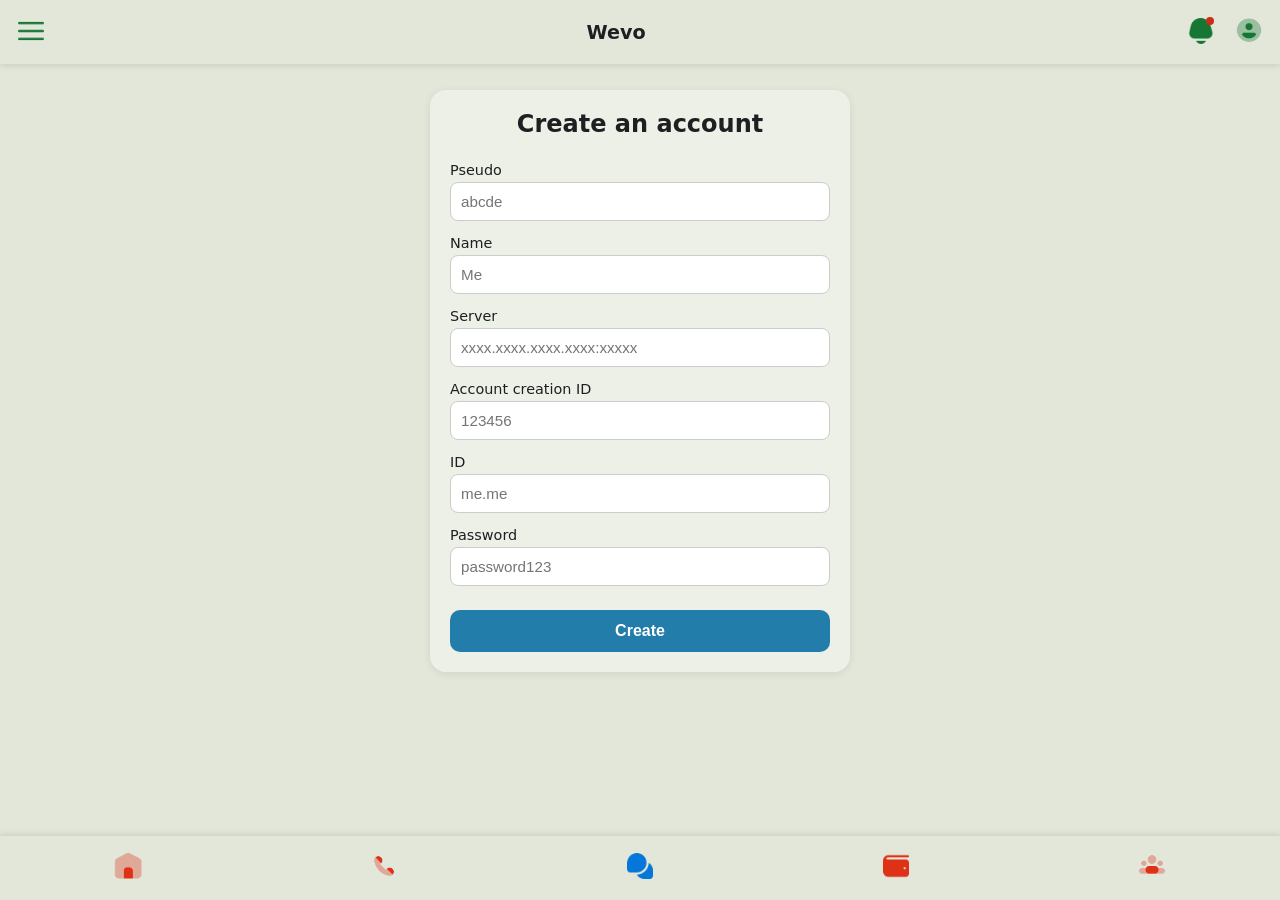
<file: Client/create_account/index.html>
<!DOCTYPE html>
<html lang="en">
  <head>
    <meta charset="UTF-8" />
    <title>Wevo - Create account</title>
    <link rel="stylesheet" href="style.css" />
    <meta name="viewport" content="width=device-width, initial-scale=1.0" />
    <link rel="icon" href="../logo.webp" type="image/webp" />
  </head>

  <body>
    <header class="top-bar">
      <button class="icon-btn" id="burgerBtn">
        <img
          src="../Icons/Closed_rolling_menu_icon.png"
          class="icon-accent"
          alt="Menu"
          id="burgerIcon"
          data-closed="../Icons/Closed_rolling_menu_icon.png"
          data-open="../Icons/Opened_rolling_menu_icon.png"
        />
      </button>

      <h1 class="app-title">Wevo</h1>

      <div class="header-actions">
        <button class="icon-btn" id="notifBtn">
          <img
            src="../Icons/Notifications_icon.png"
            class="icon-accent"
            alt="Notifications"
          />
          <span class="notif-dot"></span>
        </button>

        <a href="../account_settings/index.html" class="icon-btn">
          <img src="../Icons/Account_icon.png" class="icon-accent" alt="Account" />
        </a>
      </div>
    </header>

    <aside class="side-menu" id="mainMenu">
      <a href="../orga/index.html">Organiser</a>
      <a href="../feed/index.html">Feed</a>
      <a href="../pass/index.html">Pass</a>
      <a href="../games/index.html">Games</a>
      <a href="../contacts/index.html">Contacts</a>
    </aside>

    <aside class="side-menu right" id="notifMenu">
      <a href="../messages/index.html">New messages</a>
      <a href="../invitations/index.html">Invitations received</a>
      <a href="../snotifications/index.html">See all</a>
    </aside>

  <main class="content">
    <form class="account-form">
      <h2>Create an account</h2>

      <label>
        Pseudo
        <input type="text" placeholder="abcde" required />
      </label>

      <label>
        Name
        <input type="text" placeholder="Me" required />
      </label>

      <label>
        Server
        <input type="text" placeholder="xxxx.xxxx.xxxx.xxxx:xxxxx" required />
      </label>

      <label>
        Account creation ID
        <input type="text" placeholder="123456" required />
      </label>

      <label>
        ID
        <input type="text" placeholder="me.me" required />
      </label>

      <label>
        Password
        <input type="password" placeholder="password123" required />
      </label>

      <button type="submit" class="submit-btn">Create</button>
    </form>
  </main>


    <nav class="bottom-nav">
      <a href="../home/index.html" class="nav-btn active">
        <img src="../Icons/Home_icon.png" class="icon-secondary" alt="Home" />
      </a>
      <a href="../calls/index.html" class="nav-btn">
        <img src="../Icons/Call_icon.png" class="icon-secondary" alt="Call" />
      </a>
      <a href="../messages/index.html" class="nav-btn">
        <img src="../Icons/Chat_icon.png" class="icon-primary" alt="Chat" />
      </a>
      <a href="../wallet/index.html" class="nav-btn">
        <img src="../Icons/Wallet_icon.png" class="icon-secondary" alt="Wallet" />
      </a>
      <a href="../groups/index.html" class="nav-btn">
        <img src="../Icons/Group_icon.png" class="icon-secondary" alt="Groups" />
      </a>
    </nav>

    <div class="ui-alert-container" id="alerts"></div>

    <script src="script_1.js" defer></script>
  </body>
</html>
</file>
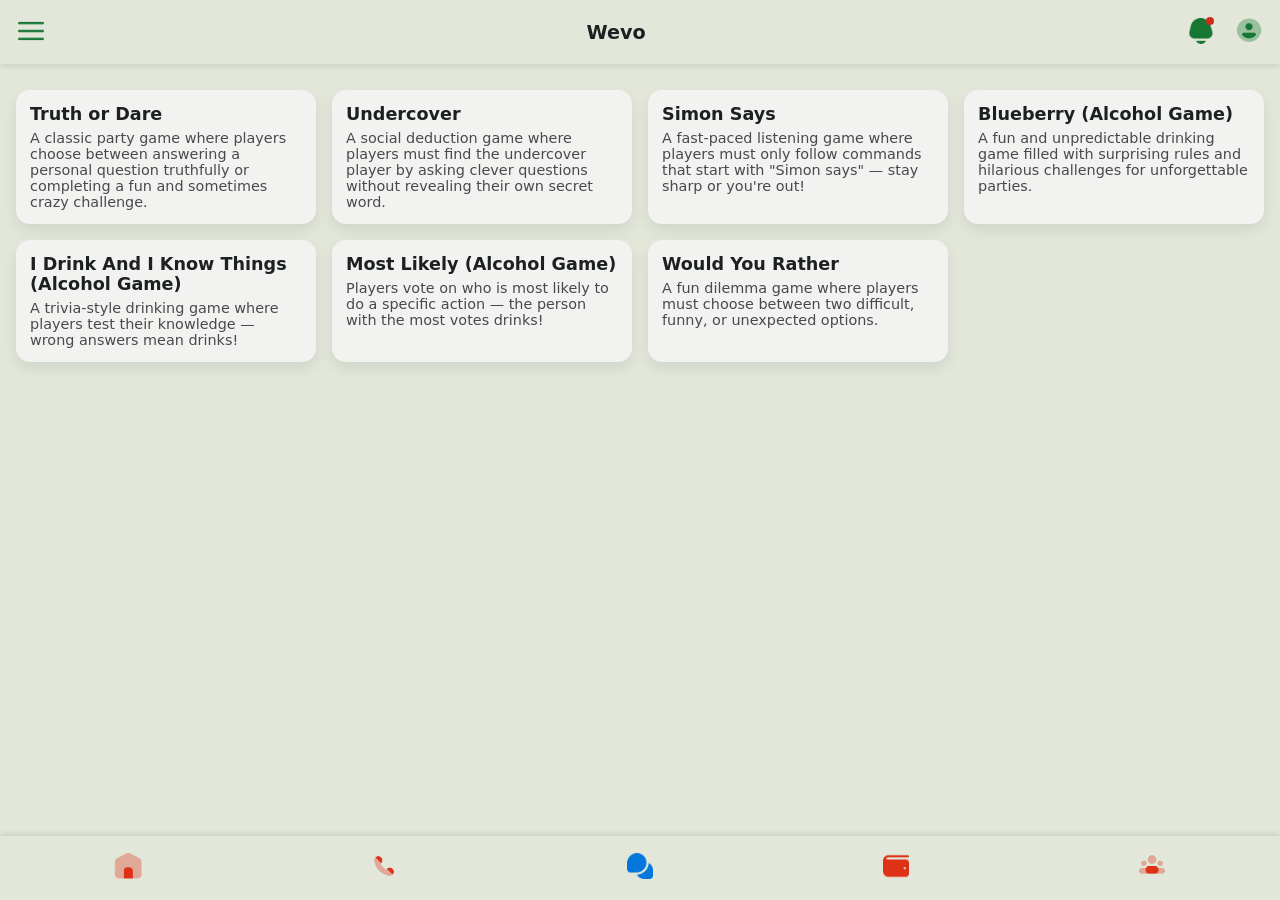
<file: Client/games/index.html>
<!doctype html>
<html lang="en">
  <head>
    <meta charset="UTF-8" />
    <title>Wevo - Games</title>
    <link rel="stylesheet" href="style.css" />
    <meta name="viewport" content="width=device-width, initial-scale=1.0" />
    <link rel="icon" href="../logo.webp" type="image/webp" />
  </head>

  <body>
    <header class="top-bar">
      <button class="icon-btn" id="burgerBtn">
        <img
          src="../Icons/Closed_rolling_menu_icon.png"
          class="icon-accent"
          alt="Menu"
          id="burgerIcon"
          data-closed="../Icons/Closed_rolling_menu_icon.png"
          data-open="../Icons/Opened_rolling_menu_icon.png"
        />
      </button>

      <h1 class="app-title">Wevo</h1>

      <div class="header-actions">
        <button class="icon-btn" id="notifBtn">
          <img
            src="../Icons/Notifications_icon.png"
            class="icon-accent"
            alt="Notifications"
          />
          <span class="notif-dot"></span>
        </button>

        <a href="../account_settings/index.html" class="icon-btn">
          <img
            src="../Icons/Account_icon.png"
            class="icon-accent"
            alt="Account"
          />
        </a>
      </div>
    </header>

    <aside class="side-menu" id="mainMenu">
      <a href="../orga/index.html">Organiser</a>
      <a href="../feed/index.html">Feed</a>
      <a href="../pass/index.html">Pass</a>
      <a href="../games/index.html">Games</a>
      <a href="../contacts/index.html">Contacts</a>
    </aside>

    <aside class="side-menu right" id="notifMenu">
      <a href="../messages/index.html">New messages</a>
      <a href="../invitations/index.html">Invitations received</a>
      <a href="../snotifications/index.html">See all</a>
    </aside>


    <main class="content">
      <div class="games-grid">
        <a href="truth_or_dare/index.html" class="game-card">
          <div class="game-info">
            <h2>Truth or Dare</h2>
            <p>A classic party game where players choose between answering a personal question truthfully or completing a fun and sometimes crazy challenge.</p>
          </div>
        </a>

        <a href="undercover/index.html" class="game-card">
          <div class="game-info">
            <h2>Undercover</h2>
            <p>A social deduction game where players must find the undercover player by asking clever questions without revealing their own secret word.</p>
          </div>
        </a>

        <a href="simon_says/index.html" class="game-card">
          <div class="game-info">
            <h2>Simon Says</h2>
            <p>A fast-paced listening game where players must only follow commands that start with "Simon says" — stay sharp or you're out!</p>
          </div>
        </a>
        
        <a href="blueberry/index.html" class="game-card">
          <div class="game-info">
            <h2>Blueberry (Alcohol Game)</h2>
            <p>A fun and unpredictable drinking game filled with surprising rules and hilarious challenges for unforgettable parties.</p>
          </div>
        </a>

        <a href="drink_and_know/index.html" class="game-card">
          <div class="game-info">
            <h2>I Drink And I Know Things (Alcohol Game)</h2>
            <p>A trivia-style drinking game where players test their knowledge — wrong answers mean drinks!</p>
          </div>
        </a>

        <a href="most_likely/index.html" class="game-card">
          <div class="game-info">
            <h2>Most Likely (Alcohol Game)</h2>
            <p>Players vote on who is most likely to do a specific action — the person with the most votes drinks!</p>
          </div>
        </a>

        <a href="you_prefear/index.html" class="game-card">
          <div class="game-info">
            <h2>Would You Rather</h2>
            <p>A fun dilemma game where players must choose between two difficult, funny, or unexpected options.</p>
          </div>
        </a>

      </div>
    </main>

      </div>
    </main>

    <nav class="bottom-nav">
      <a href="../home/index.html" class="nav-btn active">
        <img src="../Icons/Home_icon.png" class="icon-secondary" alt="Home" />
      </a>
      <a href="../calls/index.html" class="nav-btn">
        <img src="../Icons/Call_icon.png" class="icon-secondary" alt="Call" />
      </a>
      <a href="../messages/index.html" class="nav-btn">
        <img src="../Icons/Chat_icon.png" class="icon-primary" alt="Chat" />
      </a>
      <a href="../wallet/index.html" class="nav-btn">
        <img
          src="../Icons/Wallet_icon.png"
          class="icon-secondary"
          alt="Wallet"
        />
      </a>
      <a href="../groups/index.html" class="nav-btn">
        <img
          src="../Icons/Group_icon.png"
          class="icon-secondary"
          alt="Groups"
        />
      </a>
    </nav>

    <div class="ui-alert-container" id="alerts"></div>

    <script src="script_1.js" defer></script>
  </body>
</html>
</file>
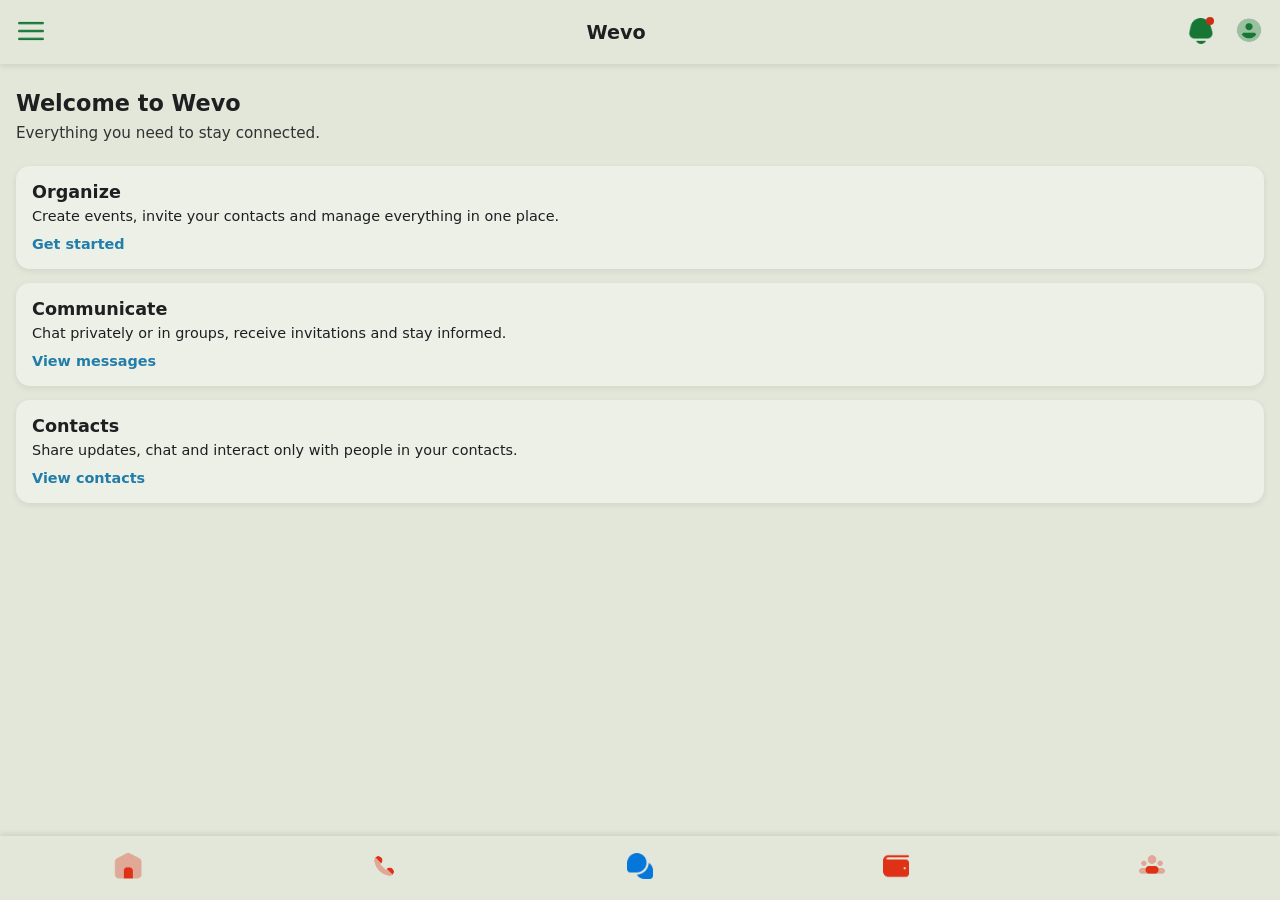
<file: Client/home/index.html>
<!DOCTYPE html>
<html lang="en">
  <head>
    <meta charset="UTF-8" />
    <title>Wevo - Home</title>
    <link rel="stylesheet" href="style.css" />
    <meta name="viewport" content="width=device-width, initial-scale=1.0" />
    <link rel="icon" href="../logo.webp" type="image/webp" />
  </head>

  <body>
    <header class="top-bar">
      <button class="icon-btn" id="burgerBtn">
        <img
          src="../Icons/Closed_rolling_menu_icon.png"
          class="icon-accent"
          alt="Menu"
          id="burgerIcon"
          data-closed="../Icons/Closed_rolling_menu_icon.png"
          data-open="../Icons/Opened_rolling_menu_icon.png"
        />
      </button>

      <h1 class="app-title">Wevo</h1>

      <div class="header-actions">
        <button class="icon-btn" id="notifBtn">
          <img
            src="../Icons/Notifications_icon.png"
            class="icon-accent"
            alt="Notifications"
          />
          <span class="notif-dot"></span>
        </button>

        <a href="../account_settings/index.html" class="icon-btn">
          <img src="../Icons/Account_icon.png" class="icon-accent" alt="Account" />
        </a>
      </div>
    </header>

    <aside class="side-menu" id="mainMenu">
      <a href="../orga/index.html">Organiser</a>
      <a href="../feed/index.html">Feed</a>
      <a href="../pass/index.html">Pass</a>
      <a href="../games/index.html">Games</a>
      <a href="../contacts/index.html">Contacts</a>
    </aside>

    <aside class="side-menu right" id="notifMenu">
      <a href="../messages/index.html">New messages</a>
      <a href="../invitations/index.html">Invitations received</a>
      <a href="../snotifications/index.html">See all</a>
    </aside>

    <main class="content">
      <section class="home-welcome">
        <h2>Welcome to Wevo</h2>
        <p id="welcomeText">Welcome to Wevo.</p>
      </section>

      <section class="home-info">
        <div class="info-card">
          <h3>Organize</h3>
          <p>
            Create events, invite your contacts and manage everything in one
            place.
          </p>
          <a href="../party/index.html">Get started</a>
        </div>

        <div class="info-card">
          <h3>Communicate</h3>
          <p>
            Chat privately or in groups, receive invitations and stay informed.
          </p>
          <a href="../messages/index.html">View messages</a>
        </div>

        <div class="info-card">
          <h3>Contacts</h3>
          <p>
            Share updates, chat and interact only with people in your contacts.
          </p>
          <a href="../contacts/index.html">View contacts</a>
        </div>
      </section>
    </main>

    <nav class="bottom-nav">
      <a href="../home/index.html" class="nav-btn active">
        <img src="../Icons/Home_icon.png" class="icon-secondary" alt="Home" />
      </a>
      <a href="../calls/index.html" class="nav-btn">
        <img src="../Icons/Call_icon.png" class="icon-secondary" alt="Call" />
      </a>
      <a href="../messages/index.html" class="nav-btn">
        <img src="../Icons/Chat_icon.png" class="icon-primary" alt="Chat" />
      </a>
      <a href="../wallet/index.html" class="nav-btn">
        <img src="../Icons/Wallet_icon.png" class="icon-secondary" alt="Wallet" />
      </a>
      <a href="../groups/index.html" class="nav-btn">
        <img src="../Icons/Group_icon.png" class="icon-secondary" alt="Groups" />
      </a>
    </nav>

    <div class="ui-alert-container" id="alerts"></div>

    <script src="script_1.js" defer></script>
  </body>
</html>
</file>
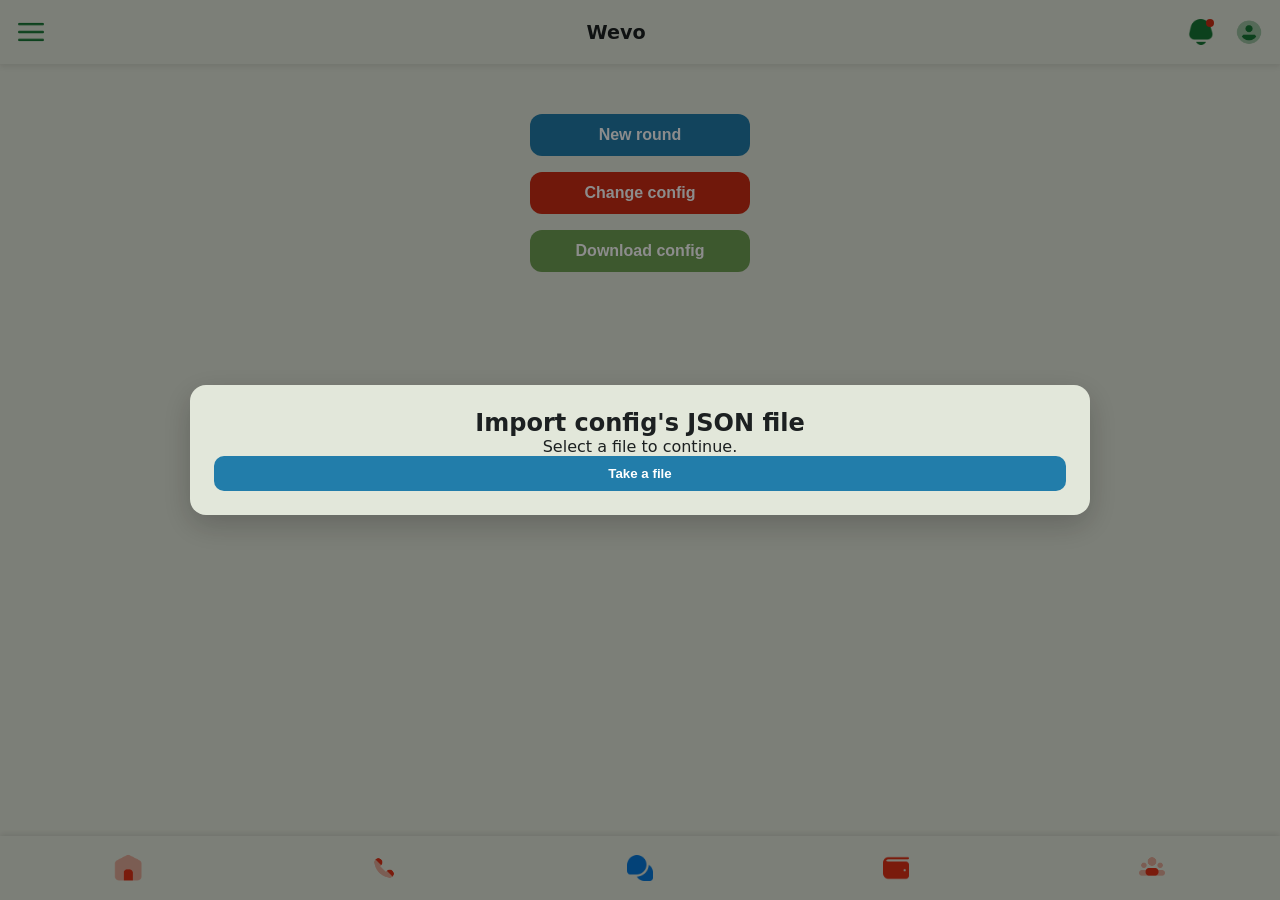
<file: Client/games/truth_or_dare/index.html>
<html lang="en">
  <head>
    <meta charset="UTF-8" />
    <title>Wevo games - Thuth or Dare</title>
    <link rel="stylesheet" href="style.css" />
    <meta name="viewport" content="width=device-width, initial-scale=1.0" />
    <link rel="icon" href="../../logo.webp" type="image/webp" />
  </head>

  <body>
    <header class="top-bar">
      <button class="icon-btn" id="burgerBtn">
        <img
          src="../../Icons/Closed_rolling_menu_icon.png"
          class="icon-accent"
          alt="Menu"
          id="burgerIcon"
          data-closed="../../Icons/Closed_rolling_menu_icon.png"
          data-open="../../Icons/Opened_rolling_menu_icon.png"
        />
      </button>

      <h1 class="app-title">Wevo</h1>

      <div class="header-actions">
        <button class="icon-btn" id="notifBtn">
          <img
            src="../../Icons/Notifications_icon.png"
            class="icon-accent"
            alt="Notifications"
          />
          <span class="notif-dot"></span>
        </button>

        <a href="../../account_settings/index.html" class="icon-btn">
          <img
            src="../../Icons/Account_icon.png"
            class="icon-accent"
            alt="Account"
          />
        </a>
      </div>
    </header>

    <aside class="side-menu" id="mainMenu">
      <a href="../../orga/index.html">Organiser</a>
      <a href="../../feed/index.html">Feed</a>
      <a href="../../pass/index.html">Pass</a>
      <a href="../../games/index.html">Games</a>
      <a href="../../contacts/index.html">Contacts</a>
    </aside>

    <aside class="side-menu right" id="notifMenu">
      <a href="../../messages/index.html">New messages</a>
      <a href="../../invitations/index.html">Invitations received</a>
      <a href="../../snotifications/index.html">See all</a>
    </aside>

    <main class="content">
      <div class="modal-overlay" id="jsonModal">
        <div class="modal-box">
          <h2>Import config's JSON file</h2>
          <p>Select a file to continue.</p>
          <button class="primary-btn" id="selectJsonBtn">Take a file</button>
        </div>
      </div>

      <div class="modal-overlay hidden" id="successModal">
        <div class="modal-box">
          <h2>Config users</h2>

          <div class="config-layout">
            <div class="config-import">
              <form id="import">
                <label class="file-label" for="config.json"
                  >Take an old config:</label
                >
                <input type="file" id="config.json" accept=".json" />
                <button type="button" class="primary-btn load-config-btn">
                  Load config
                </button>
              </form>
            </div>

            <div class="config-divider">
              <span>OR</span>
            </div>

            <div class="config-manual">
              <label for="userCount">
                How much users :
                <span id="countValue">1</span>
              </label>
              <input type="range" id="userCount" min="1" max="25" value="1" />

              <form id="usersForm">
                <div id="usersContainer"></div>
                <div id="carrousel_group"></div>
                <button type="submit" class="primary-btn create-config-btn">
                  Create config
                </button>
              </form>
            </div>
          </div>
        </div>
      </div>
      <div class="game" id="game">
        <button id="random-choice-btn">New round</button>
        <div id="choice-pop-up">
          <div id="name-user"></div>
          <button id="Truth">Truth</button>
          <div id="or">or</div>
          <button id="Dare">Dare</button>
          <button type="submit" id="close-choice">Save</button>
        </div>
        <div id="you-are-gone-pop-up">
          <div id="action"></div>
          <h6>
            Note if it was too long? (five stars for the totality and zero if it
            was perfect)
          </h6>
          <div id="review">
            <div class="stars">
              <svg data-value="5" viewBox="0 0 24 24" class="star">
                <path
                  d="M12 17.27L18.18 21l-1.64-7.03L22 9.24l-7.19-.61L12 2 9.19 8.63 2 9.24l5.46 4.73L5.82 21z"
                />
              </svg>
              <svg data-value="4" viewBox="0 0 24 24" class="star">
                <path
                  d="M12 17.27L18.18 21l-1.64-7.03L22 9.24l-7.19-.61L12 2 9.19 8.63 2 9.24l5.46 4.73L5.82 21z"
                />
              </svg>
              <svg data-value="3" viewBox="0 0 24 24" class="star">
                <path
                  d="M12 17.27L18.18 21l-1.64-7.03L22 9.24l-7.19-.61L12 2 9.19 8.63 2 9.24l5.46 4.73L5.82 21z"
                />
              </svg>
              <svg data-value="2" viewBox="0 0 24 24" class="star">
                <path
                  d="M12 17.27L18.18 21l-1.64-7.03L22 9.24l-7.19-.61L12 2 9.19 8.63 2 9.24l5.46 4.73L5.82 21z"
                />
              </svg>
              <svg data-value="1" viewBox="0 0 24 24" class="star">
                <path
                  d="M12 17.27L18.18 21l-1.64-7.03L22 9.24l-7.19-.61L12 2 9.19 8.63 2 9.24l5.46 4.73L5.82 21z"
                />
              </svg>
            </div>
          </div>
          <button type="submit" id="quit">finish</button>
        </div>
        <button id="reset-localstorage-btn">Change config</button>
        <button id="download-config-btn">Download config</button>
      </div>
    </main>

    <nav class="bottom-nav">
      <a href="../home/index.html" class="nav-btn active">
        <img
          src="../../Icons/Home_icon.png"
          class="icon-secondary"
          alt="Home"
        />
      </a>
      <a href="../calls/index.html" class="nav-btn">
        <img
          src="../../Icons/Call_icon.png"
          class="icon-secondary"
          alt="Call"
        />
      </a>
      <a href="../messages/index.html" class="nav-btn">
        <img src="../../Icons/Chat_icon.png" class="icon-primary" alt="Chat" />
      </a>
      <a href="../wallet/index.html" class="nav-btn">
        <img
          src="../../Icons/Wallet_icon.png"
          class="icon-secondary"
          alt="Wallet"
        />
      </a>
      <a href="../groups/index.html" class="nav-btn">
        <img
          src="../../Icons/Group_icon.png"
          class="icon-secondary"
          alt="Groups"
        />
      </a>
    </nav>

    <div class="ui-alert-container" id="alerts"></div>

    <script src="script_1.js" defer></script>
    <script src="script_2.js" defer></script>
  </body>
</html>
</file>
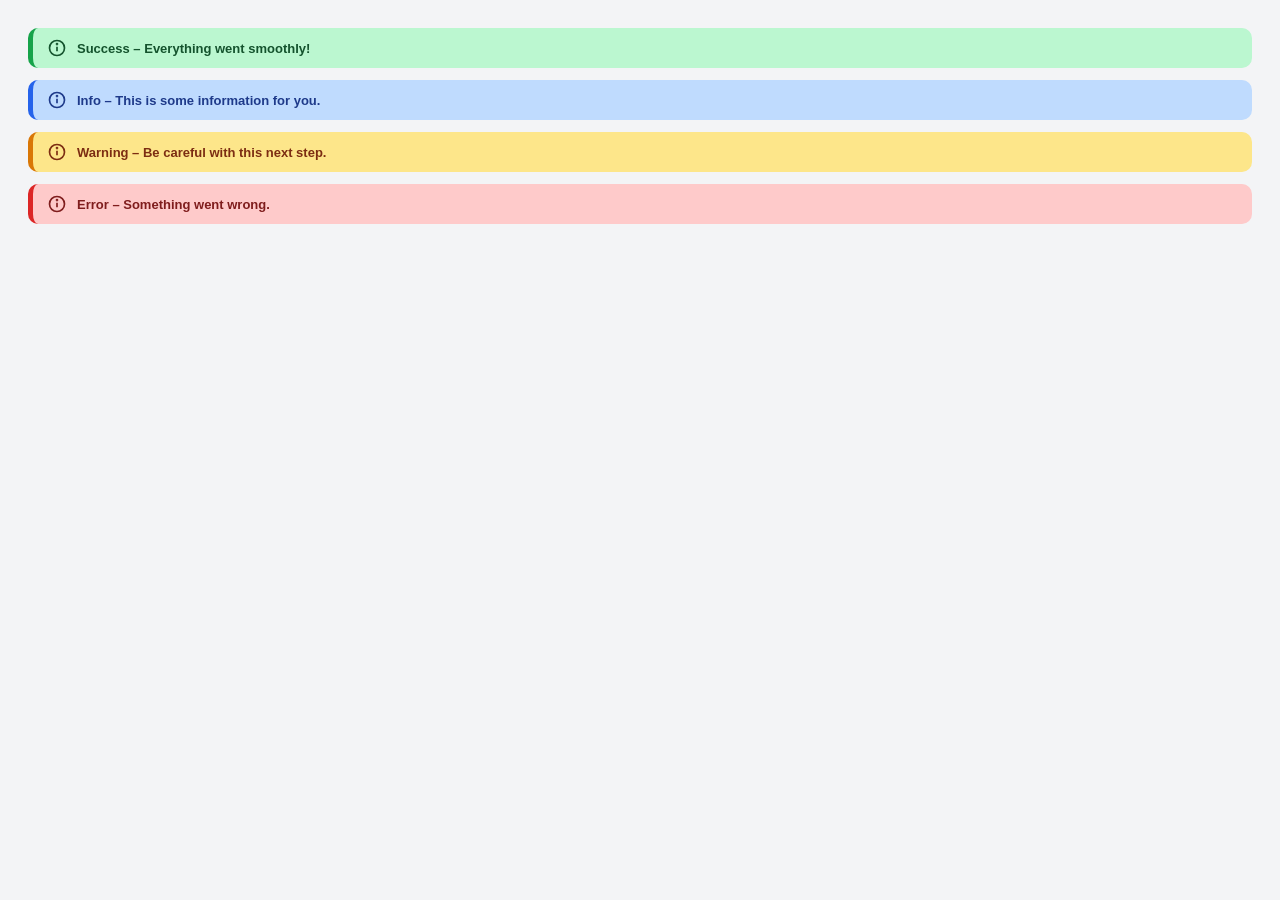
<file: Client/Base/Composants/html.html>
<!DOCTYPE html>
<html lang="fr">
<head>
  <meta charset="UTF-8">
  <title>Alerts</title>
  <style>
    body {
      font-family: Arial, sans-serif;
      padding: 20px;
      background: #f3f4f6;
    }

    .alert-container {
      display: flex;
      flex-direction: column;
      gap: 12px;
    }

    .alert {
      display: flex;
      align-items: center;
      padding: 10px 14px;
      border-left: 5px solid;
      border-radius: 10px;
      font-size: 13px;
      font-weight: 600;
      transition: all 0.25s ease;
    }

    .alert:hover {
      transform: scale(1.04);
    }

    .alert svg {
      width: 20px;
      height: 20px;
      margin-right: 10px;
      flex-shrink: 0;
    }

    /* SUCCESS */
    .success {
      background: #bbf7d0;
      border-color: #16a34a;
      color: #14532d;
    }
    .success:hover {
      background: #86efac;
    }

    /* INFO */
    .info {
      background: #bfdbfe;
      border-color: #2563eb;
      color: #1e3a8a;
    }
    .info:hover {
      background: #93c5fd;
    }

    /* WARNING (adouci) */
    .warning {
      background: #fde68a;
      border-color: #d97706;
      color: #7c2d12;
    }
    .warning:hover {
      background: #fcd34d;
    }

    /* ERROR */
    .error {
      background: #fecaca;
      border-color: #dc2626;
      color: #7f1d1d;
    }
    .error:hover {
      background: #fca5a5;
    }
  </style>
</head>
<body>

<div class="alert-container">

  <div class="alert success">
    <svg viewBox="0 0 24 24" fill="none" stroke="currentColor" stroke-width="2">
      <circle cx="12" cy="12" r="9"></circle>
      <line x1="12" y1="10.5" x2="12" y2="16"></line>
      <circle cx="12" cy="7.3" r="0.6"></circle>
    </svg>
    Success – Everything went smoothly!
  </div>

  <div class="alert info">
    <svg viewBox="0 0 24 24" fill="none" stroke="currentColor" stroke-width="2">
      <circle cx="12" cy="12" r="9"></circle>
      <line x1="12" y1="10.5" x2="12" y2="16"></line>
      <circle cx="12" cy="7.3" r="0.6"></circle>
    </svg>
    Info – This is some information for you.
  </div>

  <div class="alert warning">
    <svg viewBox="0 0 24 24" fill="none" stroke="currentColor" stroke-width="2">
      <circle cx="12" cy="12" r="9"></circle>
      <line x1="12" y1="10.5" x2="12" y2="16"></line>
      <circle cx="12" cy="7.3" r="0.6"></circle>
    </svg>
    Warning – Be careful with this next step.
  </div>

  <div class="alert error">
    <svg viewBox="0 0 24 24" fill="none" stroke="currentColor" stroke-width="2">
      <circle cx="12" cy="12" r="9"></circle>
      <line x1="12" y1="10.5" x2="12" y2="16"></line>
      <circle cx="12" cy="7.3" r="0.6"></circle>
    </svg>
    Error – Something went wrong.
  </div>

</div>

</body>
</html>
</file>
<file: Client/create_account/style.css>
:root {
  --text: #1c2021;
  --background: #e2e7da;
  --primary: #227daa;
  --secondary: #cc2d14;
  --accent: #70a054;
}

* {
  margin: 0;
  padding: 0;
  box-sizing: border-box;
}

body {
  font-family: system-ui, sans-serif;
  background: var(--background);
  color: var(--text);
}

/* ===== Top Bar ===== */

.top-bar {
  position: fixed;
  top: 0;
  width: 100%;
  height: 64px;
  background: var(--background);
  display: flex;
  align-items: center;
  justify-content: space-between;
  padding: 0 12px;
  box-shadow: 0 2px 6px rgba(0, 0, 0, 0.1);
  z-index: 100;
}

.app-title {
  font-weight: 700;
  font-size: 1.2rem;
}

.header-actions {
  display: flex;
  gap: 10px;
}

.icon-btn {
  background: none;
  border: none;
  padding: 6px;
  cursor: pointer;
  position: relative;
}

.icon-btn img {
  width: 26px;
  height: 26px;
}

.icon-primary {
  filter: invert(32%) sepia(84%) saturate(3450%) hue-rotate(193deg)
    brightness(94%) contrast(96%);
}

.icon-accent {
  filter: invert(33%) sepia(52%) saturate(690%) hue-rotate(86deg)
    brightness(96%) contrast(91%);
}

.icon-secondary {
  filter: invert(25%) sepia(78%) saturate(4355%) hue-rotate(356deg)
    brightness(91%) contrast(90%);
}

.notif-dot {
  position: absolute;
  width: 8px;
  height: 8px;
  background: var(--secondary);
  border-radius: 50%;
  top: 6px;
  right: 6px;
}

/* ===== Side menus ===== */

.side-menu {
  position: fixed;
  top: 64px;
  left: 0;
  width: 240px;
  height: calc(100vh - 64px);
  background: var(--background);
  transform: translateX(-100%);
  transition: transform 0.3s ease;
  padding: 12px;
  z-index: 90;
  display: flex;
  flex-direction: column;
  gap: 8px;
}

.side-menu.right {
  left: auto;
  right: 0;
  transform: translateX(100%);
}

.side-menu a {
  display: block;
  padding: 10px;
  color: var(--text);
  text-decoration: none;
  border-radius: 8px;
  font-weight: 500;
}

.side-menu a:hover {
  background: rgba(0, 0, 0, 0.08);
}

/* ===== Main content ===== */

.content {
  padding: 90px 16px 90px;
}

/* ===== Bottom navigation ===== */

.bottom-nav {
  position: fixed;
  bottom: 0;
  width: 100%;
  height: 64px;
  background: var(--background);
  display: flex;
  justify-content: space-around;
  align-items: center;
  box-shadow: 0 -2px 6px rgba(0, 0, 0, 0.1);
}

.nav-btn img {
  width: 26px;
  height: 26px;
}

.nav-btn.active img {
  transform: scale(1.15);
}

.menu-open #mainMenu {
  transform: translateX(0);
}

.menu-notif-open #notifMenu {
  transform: translateX(0);
}

.account-form {
  background: rgba(255, 255, 255, 0.35);
  border-radius: 16px;
  padding: 20px;
  max-width: 420px;
  margin: 0 auto;
  display: flex;
  flex-direction: column;
  gap: 14px;
  box-shadow: 0 2px 8px rgba(0, 0, 0, 0.08);
}

.account-form h2 {
  text-align: center;
  margin-bottom: 10px;
}

.account-form label {
  display: flex;
  flex-direction: column;
  font-size: 0.9rem;
  font-weight: 500;
  gap: 4px;
}

.account-form input {
  padding: 10px;
  border-radius: 8px;
  border: 1px solid #ccc;
  font-size: 0.95rem;
}

.account-form input:focus {
  outline: none;
  border-color: var(--primary);
}

.submit-btn {
  margin-top: 10px;
  padding: 12px;
  border: none;
  border-radius: 10px;
  background: var(--primary);
  color: white;
  font-size: 1rem;
  font-weight: 600;
  cursor: pointer;
}

.submit-btn:hover {
  opacity: 0.9;
}

/* ===============================
   ALERT SYSTEM (NON-INTRUSIF)
   =============================== */

.ui-alert-container {
  position: fixed;
  bottom: 80px;
  right: 16px;
  display: flex;
  flex-direction: column;
  gap: 10px;
  z-index: 999;
  pointer-events: none;
}

.ui-alert {
  display: flex;
  align-items: center;
  gap: 10px;
  padding: 10px 14px;
  min-width: 260px;
  max-width: 340px;
  border-left: 5px solid;
  border-radius: 10px;
  font-size: 13px;
  font-weight: 600;
  background: var(--background);
  color: var(--text);
  box-shadow: 0 6px 16px rgba(0,0,0,0.15);
  animation: slideIn 0.25s ease forwards;
  pointer-events: auto;
}

.ui-alert svg {
  width: 20px;
  height: 20px;
  flex-shrink: 0;
}

/* === TYPES === */

.ui-alert.success {
  background: #bbf7d0;
  border-color: #16a34a;
  color: #14532d;
}

.ui-alert.info {
  background: #bfdbfe;
  border-color: #2563eb;
  color: #1e3a8a;
}

.ui-alert.warning {
  background: #fde68a;
  border-color: #d97706;
  color: #7c2d12;
}

.ui-alert.error {
  background: #fecaca;
  border-color: #dc2626;
  color: #7f1d1d;
}

/* === ICON === */
.ui-alert svg circle.small-dot {
  r: 0.6;
  cy: 7.3;
}

/* === ANIMATION === */
@keyframes slideIn {
  from {
    opacity: 0;
    transform: translateX(20px);
  }
  to {
    opacity: 1;
    transform: translateX(0);
  }
}

/* ===============================
   ALERT SYSTEM (NON-INTRUSIF)
   =============================== */

.ui-alert-container {
  position: fixed;
  bottom: 80px;
  right: 16px;
  display: flex;
  flex-direction: column;
  gap: 10px;
  z-index: 999;
  pointer-events: none;
}

.ui-alert {
  display: flex;
  align-items: center;
  gap: 10px;
  padding: 10px 14px;
  min-width: 260px;
  max-width: 340px;
  border-left: 5px solid;
  border-radius: 10px;
  font-size: 13px;
  font-weight: 600;
  background: var(--background);
  color: var(--text);
  box-shadow: 0 6px 16px rgba(0,0,0,0.15);
  animation: slideIn 0.25s ease forwards;
  pointer-events: auto;
}

.ui-alert svg {
  width: 20px;
  height: 20px;
  flex-shrink: 0;
}

/* === TYPES === */

.ui-alert.success {
  background: #bbf7d0;
  border-color: #16a34a;
  color: #14532d;
}

.ui-alert.info {
  background: #bfdbfe;
  border-color: #2563eb;
  color: #1e3a8a;
}

.ui-alert.warning {
  background: #fde68a;
  border-color: #d97706;
  color: #7c2d12;
}

.ui-alert.error {
  background: #fecaca;
  border-color: #dc2626;
  color: #7f1d1d;
}

/* === ICON === */
.ui-alert svg circle.small-dot {
  r: 0.6;
  cy: 7.3;
}

/* === ANIMATION === */
@keyframes slideIn {
  from {
    opacity: 0;
    transform: translateX(20px);
  }
  to {
    opacity: 1;
    transform: translateX(0);
  }
}
</file>
<file: Client/games/style.css>
:root {
  --text: #1c2021;
  --background: #e2e7da;
  --primary: #227daa;
  --secondary: #cc2d14;
  --accent: #70a054;
}

* {
  margin: 0;
  padding: 0;
  box-sizing: border-box;
}

body {
  font-family: system-ui, sans-serif;
  background: var(--background);
  color: var(--text);
}

/* ===== Top Bar ===== */

.top-bar {
  position: fixed;
  top: 0;
  width: 100%;
  height: 64px;
  background: var(--background);
  display: flex;
  align-items: center;
  justify-content: space-between;
  padding: 0 12px;
  box-shadow: 0 2px 6px rgba(0, 0, 0, 0.1);
  z-index: 100;
}

.app-title {
  font-weight: 700;
  font-size: 1.2rem;
}

.header-actions {
  display: flex;
  gap: 10px;
}

.icon-btn {
  background: none;
  border: none;
  padding: 6px;
  cursor: pointer;
  position: relative;
}

.icon-btn img {
  width: 26px;
  height: 26px;
}

.icon-primary {
  filter: invert(32%) sepia(84%) saturate(3450%) hue-rotate(193deg)
    brightness(94%) contrast(96%);
}

.icon-accent {
  filter: invert(33%) sepia(52%) saturate(690%) hue-rotate(86deg)
    brightness(96%) contrast(91%);
}

.icon-secondary {
  filter: invert(25%) sepia(78%) saturate(4355%) hue-rotate(356deg)
    brightness(91%) contrast(90%);
}

.notif-dot {
  position: absolute;
  width: 8px;
  height: 8px;
  background: var(--secondary);
  border-radius: 50%;
  top: 6px;
  right: 6px;
}

/* ===== Side menus ===== */

.side-menu {
  position: fixed;
  top: 64px;
  left: 0;
  width: 240px;
  height: calc(100vh - 64px);
  background: var(--background);
  transform: translateX(-100%);
  transition: transform 0.3s ease;
  padding: 12px;
  z-index: 90;
  display: flex;
  flex-direction: column;
  gap: 8px;
}

.side-menu.right {
  left: auto;
  right: 0;
  transform: translateX(100%);
}

.side-menu a {
  display: block;
  padding: 10px;
  color: var(--text);
  text-decoration: none;
  border-radius: 8px;
  font-weight: 500;
}

.side-menu a:hover {
  background: rgba(0, 0, 0, 0.08);
}

/* ===== Main content ===== */

.content {
  padding: 90px 16px 90px;
}

/* ===== Bottom navigation ===== */

.bottom-nav {
  position: fixed;
  bottom: 0;
  width: 100%;
  height: 64px;
  background: var(--background);
  display: flex;
  justify-content: space-around;
  align-items: center;
  box-shadow: 0 -2px 6px rgba(0, 0, 0, 0.1);
}

.nav-btn img {
  width: 26px;
  height: 26px;
}

.nav-btn.active img {
  transform: scale(1.15);
}

.menu-open #mainMenu {
  transform: translateX(0);
}

.menu-notif-open #notifMenu {
  transform: translateX(0);
}

/* ===============================
   ALERT SYSTEM (NON-INTRUSIF)
   =============================== */

.ui-alert-container {
  position: fixed;
  bottom: 80px;
  right: 16px;
  display: flex;
  flex-direction: column;
  gap: 10px;
  z-index: 999;
  pointer-events: none;
}

.ui-alert {
  display: flex;
  align-items: center;
  gap: 10px;
  padding: 10px 14px;
  min-width: 260px;
  max-width: 340px;
  border-left: 5px solid;
  border-radius: 10px;
  font-size: 13px;
  font-weight: 600;
  background: var(--background);
  color: var(--text);
  box-shadow: 0 6px 16px rgba(0,0,0,0.15);
  animation: slideIn 0.25s ease forwards;
  pointer-events: auto;
}

.ui-alert svg {
  width: 20px;
  height: 20px;
  flex-shrink: 0;
}

/* === TYPES === */

.ui-alert.success {
  background: #bbf7d0;
  border-color: #16a34a;
  color: #14532d;
}

.ui-alert.info {
  background: #bfdbfe;
  border-color: #2563eb;
  color: #1e3a8a;
}

.ui-alert.warning {
  background: #fde68a;
  border-color: #d97706;
  color: #7c2d12;
}

.ui-alert.error {
  background: #fecaca;
  border-color: #dc2626;
  color: #7f1d1d;
}

/* === ICON === */
.ui-alert svg circle.small-dot {
  r: 0.6;
  cy: 7.3;
}

/* === ANIMATION === */
@keyframes slideIn {
  from {
    opacity: 0;
    transform: translateX(20px);
  }
  to {
    opacity: 1;
    transform: translateX(0);
  }
}

/* ===== Games Grid ===== */

.games-grid {
  display: grid;
  grid-template-columns: repeat(auto-fill, minmax(250px, 1fr));
  gap: 16px;
}

.game-card {
  display: block;
  background: #f2f3f1;
  border-radius: 14px;
  overflow: hidden;
  text-decoration: none;
  color: var(--text);
  box-shadow: 0 6px 14px rgba(0, 0, 0, 0.08);
  transition: transform 0.2s ease, box-shadow 0.2s ease;
}

.game-card:hover {
  transform: translateY(-4px);
  box-shadow: 0 10px 20px rgba(0, 0, 0, 0.12);
}

.game-card img {
  width: 100%;
  height: 160px;
  object-fit: cover;
}

.game-info {
  padding: 14px;
}

.game-info h2 {
  font-size: 1.1rem;
  margin-bottom: 6px;
}

.game-info p {
  font-size: 0.9rem;
  opacity: 0.8;
}
</file>
<file: Client/home/style.css>
:root {
  --text: #1c2021;
  --background: #e2e7da;
  --primary: #227daa;
  --secondary: #cc2d14;
  --accent: #70a054;
}

* {
  margin: 0;
  padding: 0;
  box-sizing: border-box;
}

body {
  font-family: system-ui, sans-serif;
  background: var(--background);
  color: var(--text);
}

.top-bar {
  position: fixed;
  top: 0;
  width: 100%;
  height: 64px;
  background: var(--background);
  display: flex;
  align-items: center;
  justify-content: space-between;
  padding: 0 12px;
  box-shadow: 0 2px 6px rgba(0, 0, 0, 0.1);
  z-index: 100;
}

.top-bar .icon-btn img {
  width: 26px;
  height: 26px;
  filter: invert(33%) sepia(52%) saturate(690%) hue-rotate(86deg)
    brightness(96%) contrast(91%);
}

.app-title {
  font-weight: 700;
  font-size: 1.2rem;
}

.header-actions {
  display: flex;
  gap: 10px;
}

.icon-btn {
  background: none;
  border: none;
  padding: 6px;
  cursor: pointer;
  position: relative;
}

.icon-btn img {
  width: 26px;
  height: 26px;
  filter: brightness(0) saturate(100%);
}

.icon-primary {
  filter: invert(32%) sepia(84%) saturate(3450%) hue-rotate(193deg)
    brightness(94%) contrast(96%);
}
.icon-secondary {
  filter: invert(25%) sepia(78%) saturate(4355%) hue-rotate(356deg)
    brightness(91%) contrast(90%);
}
.icon-accent {
  filter: invert(33%) sepia(52%) saturate(690%) hue-rotate(86deg)
    brightness(96%) contrast(91%);
}

.notif-dot {
  position: absolute;
  width: 8px;
  height: 8px;
  background: var(--secondary);
  border-radius: 50%;
  top: 6px;
  right: 6px;
}

.side-menu {
  position: fixed;
  top: 64px;
  left: 0;
  width: 240px;
  height: calc(100vh - 64px);
  background: var(--background);
  transform: translateX(-100%);
  transition: transform 0.3s ease;
  padding: 12px;
  z-index: 90;
  display: flex;
  flex-direction: column;
  gap: 8px;
}

.side-menu.right {
  left: auto;
  right: 0;
  transform: translateX(100%);
}

.menu-open #mainMenu {
  transform: translateX(0);
}

.menu-notif-open #notifMenu {
  transform: translateX(0);
}

.side-menu a {
  display: block;
  padding: 10px;
  color: var(--text);
  text-decoration: none;
  border-radius: 8px;
  font-weight: 500;
}

.side-menu a:hover {
  background: rgba(0, 0, 0, 0.08);
}

.content {
  padding: 90px 16px 90px;
}

.bottom-nav {
  position: fixed;
  bottom: 0;
  width: 100%;
  height: 64px;
  background: var(--background);
  display: flex;
  justify-content: space-around;
  align-items: center;
  box-shadow: 0 -2px 6px rgba(0, 0, 0, 0.1);
}

.nav-btn img {
  width: 26px;
  height: 26px;
}

.nav-btn.active img {
  transform: scale(1.15);
}




/* Home content */

.home-welcome {
  margin-bottom: 24px;
}

.home-welcome h2 {
  font-size: 1.4rem;
  margin-bottom: 8px;
}

.home-welcome p {
  font-size: 0.95rem;
  opacity: 0.9;
}

.home-info {
  display: flex;
  flex-direction: column;
  gap: 14px;
  margin-bottom: 24px;
}

.info-card {
  background: rgba(255, 255, 255, 0.35);
  border-radius: 14px;
  padding: 16px;
  box-shadow: 0 2px 6px rgba(0, 0, 0, 0.08);
}

.info-card h3 {
  font-size: 1.1rem;
  margin-bottom: 6px;
}

.info-card p {
  font-size: 0.9rem;
  margin-bottom: 10px;
}

.info-card a {
  display: inline-block;
  text-decoration: none;
  color: var(--primary);
  font-weight: 600;
  font-size: 0.9rem;
}

.home-status {
  background: rgba(255, 255, 255, 0.25);
  border-radius: 14px;
  padding: 16px;
}

.home-status h3 {
  font-size: 1rem;
  margin-bottom: 8px;
}

.home-status ul {
  list-style: none;
  font-size: 0.85rem;
}

.home-status li {
  margin-bottom: 4px;
}

/* ===============================
   ALERT SYSTEM (NON-INTRUSIF)
   =============================== */

.ui-alert-container {
  position: fixed;
  bottom: 80px;
  right: 16px;
  display: flex;
  flex-direction: column;
  gap: 10px;
  z-index: 999;
  pointer-events: none;
}

.ui-alert {
  display: flex;
  align-items: center;
  gap: 10px;
  padding: 10px 14px;
  min-width: 260px;
  max-width: 340px;
  border-left: 5px solid;
  border-radius: 10px;
  font-size: 13px;
  font-weight: 600;
  background: var(--background);
  color: var(--text);
  box-shadow: 0 6px 16px rgba(0,0,0,0.15);
  animation: slideIn 0.25s ease forwards;
  pointer-events: auto;
}

.ui-alert svg {
  width: 20px;
  height: 20px;
  flex-shrink: 0;
}

/* === TYPES === */

.ui-alert.success {
  background: #bbf7d0;
  border-color: #16a34a;
  color: #14532d;
}

.ui-alert.info {
  background: #bfdbfe;
  border-color: #2563eb;
  color: #1e3a8a;
}

.ui-alert.warning {
  background: #fde68a;
  border-color: #d97706;
  color: #7c2d12;
}

.ui-alert.error {
  background: #fecaca;
  border-color: #dc2626;
  color: #7f1d1d;
}

/* === ICON === */
.ui-alert svg circle.small-dot {
  r: 0.6;
  cy: 7.3;
}

/* === ANIMATION === */
@keyframes slideIn {
  from {
    opacity: 0;
    transform: translateX(20px);
  }
  to {
    opacity: 1;
    transform: translateX(0);
  }
}
</file>
<file: Client/games/truth_or_dare/style.css>
html,
body {
  overflow-x: hidden;
  max-width: 100%;
}

:root {
  --text: #1c2021;
  --background: #e2e7da;
  --primary: #227daa;
  --secondary: #cc2d14;
  --accent: #70a054;
}

*,
*::before,
*::after {
  margin: 0;
  padding: 0;
  box-sizing: border-box;
}

html,
body {
  max-width: 100%;
  overflow-x: hidden;
}

body {
  font-family: system-ui, sans-serif;
  background: var(--background);
  color: var(--text);
}

.top-bar {
  position: fixed;
  top: 0;
  width: 100%;
  height: 64px;
  background: var(--background);
  display: flex;
  align-items: center;
  justify-content: space-between;
  padding: 0 12px;
  box-shadow: 0 2px 6px rgba(0, 0, 0, 0.1);
  z-index: 100;
}

.app-title {
  font-weight: 700;
  font-size: 1.2rem;
}

.header-actions {
  display: flex;
  gap: 10px;
}

.icon-btn {
  background: none;
  border: none;
  padding: 6px;
  cursor: pointer;
  position: relative;
}

.icon-btn img {
  width: 26px;
  height: 26px;
}

.icon-primary {
  filter: invert(32%) sepia(84%) saturate(3450%) hue-rotate(193deg)
    brightness(94%) contrast(96%);
}

.icon-accent {
  filter: invert(33%) sepia(52%) saturate(690%) hue-rotate(86deg)
    brightness(96%) contrast(91%);
}

.icon-secondary {
  filter: invert(25%) sepia(78%) saturate(4355%) hue-rotate(356deg)
    brightness(91%) contrast(90%);
}

.notif-dot {
  position: absolute;
  width: 8px;
  height: 8px;
  background: var(--secondary);
  border-radius: 50%;
  top: 6px;
  right: 6px;
}

.side-menu {
  position: fixed;
  top: 64px;
  left: 0;
  width: 240px;
  height: calc(100vh - 64px);
  background: var(--background);
  transform: translateX(-100%);
  transition: transform 0.3s ease;
  padding: 12px;
  z-index: 90;
  display: flex;
  flex-direction: column;
  gap: 8px;
}

.side-menu.right {
  left: auto;
  right: 0;
  transform: translateX(100%);
}

.side-menu a {
  padding: 10px;
  color: var(--text);
  text-decoration: none;
  border-radius: 8px;
  font-weight: 500;
}

.side-menu a:hover {
  background: rgba(0, 0, 0, 0.08);
}

.menu-open #mainMenu {
  transform: translateX(0);
}
.menu-notif-open #notifMenu {
  transform: translateX(0);
}

.content {
  padding: 90px 16px 90px;
}

.bottom-nav {
  position: fixed;
  bottom: 0;
  width: 100%;
  height: 64px;
  background: var(--background);
  display: flex;
  justify-content: space-around;
  align-items: center;
  box-shadow: 0 -2px 6px rgba(0, 0, 0, 0.1);
}

.nav-btn img {
  width: 26px;
  height: 26px;
}

.nav-btn.active img {
  transform: scale(1.15);
}

.modal-overlay {
  position: fixed;
  inset: 0;
  background: rgba(0, 0, 0, 0.45);
  display: flex;
  justify-content: center;
  align-items: center;
  z-index: 1000;
}

.modal-overlay.hidden {
  display: none;
}

.modal-box {
  background: var(--background);
  padding: 24px;
  border-radius: 16px;
  width: 95%;
  max-width: 900px;
  box-sizing: border-box;
  text-align: center;
  box-shadow: 0 10px 30px rgba(0, 0, 0, 0.2);
  animation: modalPop 0.25s ease;
}

@keyframes modalPop {
  from {
    transform: scale(0.95);
    opacity: 0;
  }
  to {
    transform: scale(1);
    opacity: 1;
  }
}

.config-layout {
  display: grid;
  grid-template-columns: 1fr;
  gap: 24px;
  align-items: start;
  margin-top: 20px;
}

@media (min-width: 900px) {
  .config-layout {
    grid-template-columns: 1fr auto 1fr;
  }
}

@media (min-width: 900px) {
  .config-layout {
    grid-template-columns: 1fr auto 1fr;
  }
}

.config-import {
  background: rgb(242, 252, 243);
  padding: 16px;
  border-radius: 14px;
  box-shadow: 0 6px 18px rgba(0, 0, 0, 0.08);
  width: 100%;
}

.config-divider {
  display: flex;
  justify-content: center;
  align-items: center;
}

.config-divider span {
  font-weight: 700;
  color: var(--secondary);
  padding: 6px 14px;
  border-radius: 20px;
  background: rgba(0, 0, 0, 0.05);
}

#usersContainer {
  display: flex;
  flex-direction: column;
  gap: 16px;
  max-height: 320px;
  overflow-y: auto;
  overflow-x: hidden;
  width: 100%;
}

.ui-alert-container {
  position: fixed;
  bottom: 80px;
  right: 16px;
  display: flex;
  flex-direction: column;
  gap: 10px;
  z-index: 999;
  pointer-events: none;
}

.ui-alert {
  display: flex;
  align-items: center;
  gap: 10px;
  padding: 10px 14px;
  min-width: 260px;
  max-width: 340px;
  border-left: 5px solid;
  border-radius: 10px;
  font-size: 13px;
  font-weight: 600;
  background: var(--background);
  color: var(--text);
  box-shadow: 0 6px 16px rgba(0, 0, 0, 0.15);
  animation: slideIn 0.25s ease forwards;
  pointer-events: auto;
}

.ui-alert svg {
  width: 20px;
  height: 20px;
  flex-shrink: 0;
}

.ui-alert.success {
  background: #bbf7d0;
  border-color: #16a34a;
  color: #14532d;
}

.ui-alert.info {
  background: #bfdbfe;
  border-color: #2563eb;
  color: #1e3a8a;
}

.ui-alert.warning {
  background: #fde68a;
  border-color: #d97706;
  color: #7c2d12;
}

.ui-alert.error {
  background: #fecaca;
  border-color: #dc2626;
  color: #7f1d1d;
}

.ui-alert svg circle.small-dot {
  r: 0.6;
  cy: 7.3;
}

.user-form {
  background: rgb(250, 253, 249);
  padding: 14px;
  border-radius: 12px;
  box-shadow: 0 4px 10px rgba(0, 0, 0, 0.08);
  animation: fadeIn 0.2s ease;
  width: 100%;
  max-width: 100%;
  box-sizing: border-box;
}

.user-form input[type="text"] {
  width: 100%;
  max-width: 100%;
  padding: 8px;
  border-radius: 8px;
  border: 1px solid rgba(0, 0, 0, 0.2);
  margin-bottom: 12px;
  font-size: 13px;
  box-sizing: border-box;
}

.user-form fieldset {
  width: 100%;
  max-width: 100%;
  box-sizing: border-box;
}

.primary-btn,
.create-config-btn {
  width: 100%;
  padding: 10px 0;
  border-radius: 10px;
  border: none;
  font-weight: 600;
  cursor: pointer;
  transition: 0.2s;
  background: var(--primary);
  color: rgb(255, 255, 255);
}

.primary-btn:hover,
.create-config-btn:hover {
  opacity: 0.9;
  transform: translateY(-1px);
}

.carousel-wrapper {
  margin-top: 12px;
  width: 100%;
  overflow: hidden;
}

.carousel-title {
  font-size: 13px;
  font-weight: 700;
  margin-bottom: 8px;
  color: var(--primary);
}

.carousel {
  display: flex;
  gap: 12px;
  overflow-x: auto;
  overflow-y: hidden;
  scroll-snap-type: x mandatory;
  -webkit-overflow-scrolling: touch;
  padding-bottom: 6px;
}

.carousel::-webkit-scrollbar {
  height: 5px;
}

.carousel::-webkit-scrollbar-thumb {
  background: rgba(0, 0, 0, 0.2);
  border-radius: 10px;
}

.carousel-card {
  flex: 0 0 75%;
  max-width: 75%;
  background: rgb(246, 253, 246);
  padding: 12px;
  border-radius: 12px;
  box-shadow: 0 4px 10px rgba(0, 0, 0, 0.08);
  scroll-snap-align: start;
  cursor: pointer;
  transition: 0.2s;
  font-size: 12px;
  box-sizing: border-box;
}

.carousel-card.selected {
  border: 2px solid var(--accent);
  background: #f0fdf4;
}

@media (min-width: 768px) {
  .carousel-card {
    flex: 0 0 180px;
    max-width: 180px;
  }
}

.config-manual {
  width: 100%;
  max-width: 100%;
  overflow-x: hidden;
  box-sizing: border-box;
}

.checkbox-row {
  display: flex;
  align-items: center;
  gap: 8px;
  margin-bottom: 6px;
  font-size: 13px;
}

.user-form fieldset {
  margin-top: 10px;
}

input[type="file"] {
  width: 100%;
  padding: 10px 12px;
  border-radius: 8px;
  border: 1px solid rgba(0, 0, 0, 0.15);
  background: rgb(253, 255, 253);
  font-size: 13px;
  cursor: pointer;
  box-sizing: border-box;
  transition: 0.2s;
}

input[type="file"]:hover,
input[type="file"]:focus {
  border-color: var(--primary);
  box-shadow: 0 0 0 2px rgba(34, 125, 170, 0.15);
  outline: none;
}

.file-label {
  display: block;
  margin-bottom: 6px;
  font-size: 13px;
  font-weight: 600;
}

#config\.json {
  display: none !important;
}

#review {
  font-family: Arial, sans-serif;
  display: inline-block;
}

.stars {
  display: flex;
  flex-direction: row-reverse;
  cursor: pointer;
}

.star {
  width: 40px;
  height: 40px;
  fill: #ccc;
  transition: fill 0.2s;
  margin: 0 2px;
}

.star:hover,
.star:hover ~ .star,
.star.selected,
.star.selected ~ .star {
  fill: gold;
}

.rating-text {
  margin-top: 5px;
  font-size: 1rem;
}

.game-popup-overlay {
  position: fixed;
  inset: 0;
  background: rgba(0, 0, 0, 0.5);
  z-index: 1990;
  display: none;
}

.game {
  display: flex;
  flex-direction: column;
  align-items: center;
  gap: 16px;
  margin-top: 24px;
}

.game button {
  background: var(--primary);
  color: #fff;
  font-weight: 600;
  border: none;
  border-radius: 12px;
  padding: 12px 20px;
  font-size: 1rem;
  cursor: pointer;
  transition: 0.2s;
  width: 220px;
  text-align: center;
}

.game button:hover {
  transform: translateY(-2px);
  opacity: 0.9;
  box-shadow: 0 4px 12px rgba(0, 0, 0, 0.15);
}

#download-config-btn {
  background: var(--accent);
}

#reset-localstorage-btn {
  background: var(--secondary);
}

@media (max-width: 480px) {
  .game button {
    width: 90%;
    font-size: 0.95rem;
  }
}

#choice-pop-up,
#you-are-gone-pop-up {
  position: fixed;
  top: 50%;
  left: 50%;
  transform: translate(-50%, -50%) scale(0.95);
  background: var(--background);
  padding: 24px;
  border-radius: 16px;
  box-shadow: 0 12px 28px rgba(0, 0, 0, 0.25);
  z-index: 2000;
  width: 90%;
  max-width: 400px;
  display: none;
  flex-direction: column;
  align-items: center;
  text-align: center;
  transition:
    transform 0.25s ease,
    opacity 0.25s ease;
}

#choice-pop-up.show,
#you-are-gone-pop-up.show {
  display: flex;
  transform: translate(-50%, -50%) scale(1);
  opacity: 1;
}

#choice-pop-up #name-user,
#you-are-gone-pop-up #action {
  font-size: 1.1rem;
  font-weight: 700;
  margin-bottom: 16px;
  color: var(--primary);
}

#choice-pop-up button,
#you-are-gone-pop-up button {
  width: 80%;
  max-width: 200px;
  padding: 10px 0;
  margin: 8px 0;
  border: none;
  border-radius: 12px;
  font-weight: 600;
  cursor: pointer;
  transition: 0.2s;
}

#choice-pop-up button#Truth {
  background: var(--primary);
  color: #fff;
}

#choice-pop-up button#Dare {
  background: var(--accent);
  color: #fff;
}

#choice-pop-up button#close-choice,
#you-are-gone-pop-up button#quit {
  background: var(--secondary);
  color: #fff;
}

#choice-pop-up button:hover,
#you-are-gone-pop-up button:hover {
  transform: translateY(-2px);
  opacity: 0.9;
  box-shadow: 0 4px 12px rgba(0, 0, 0, 0.15);
}

#choice-pop-up #or {
  margin: 8px 0;
  font-weight: 700;
  color: var(--text);
}

#you-are-gone-pop-up #review {
  margin: 12px 0;
  display: flex;
  justify-content: center;
}

#you-are-gone-pop-up .stars {
  display: flex;
  flex-direction: row-reverse;
  cursor: pointer;
}

#you-are-gone-pop-up .star {
  width: 36px;
  height: 36px;
  fill: #ccc;
  transition: fill 0.2s;
  margin: 0 2px;
}

#you-are-gone-pop-up .star:hover,
#you-are-gone-pop-up .star:hover ~ .star,
#you-are-gone-pop-up .star.selected,
#you-are-gone-pop-up .star.selected ~ .star {
  fill: gold;
}

#you-are-gone-pop-up h6 {
  font-size: 0.85rem;
  color: var(--text);
  margin-bottom: 8px;
}

@media (max-width: 480px) {
  #choice-pop-up,
  #you-are-gone-pop-up {
    width: 95%;
    padding: 16px;
  }

  #choice-pop-up button,
  #you-are-gone-pop-up button {
    width: 90%;
    font-size: 0.9rem;
  }

  #you-are-gone-pop-up .star {
    width: 30px;
    height: 30px;
  }
}

#choice-pop-up button.selected {
  border: 2px solid var(--accent);
  background: #f0fdf4;
  color: var(--accent);
}

/* ── Relations section ── */
.relations-section {
  margin-top: 14px;
  width: 100%;
}

.relations-title {
  display: block;
  font-size: 13px;
  font-weight: 700;
  color: var(--primary);
  margin-bottom: 8px;
}

.relations-container {
  display: flex;
  flex-direction: column;
  gap: 10px;
}

.no-relations {
  font-size: 12px;
  color: rgba(0,0,0,0.4);
  font-style: italic;
}

.relation-row {
  display: flex;
  flex-direction: column;
  gap: 4px;
}

.relation-label {
  font-size: 12px;
  font-weight: 500;
  display: flex;
  align-items: center;
  gap: 4px;
}

.relation-value-display {
  font-weight: 700;
  color: var(--accent);
  min-width: 16px;
  display: inline-block;
  text-align: right;
}

.relation-slider {
  width: 100%;
  accent-color: var(--accent);
  cursor: pointer;
  height: 6px;
  border-radius: 3px;
  border: none;
  background: none;
  padding: 0;
  margin: 0;
}
</file>
